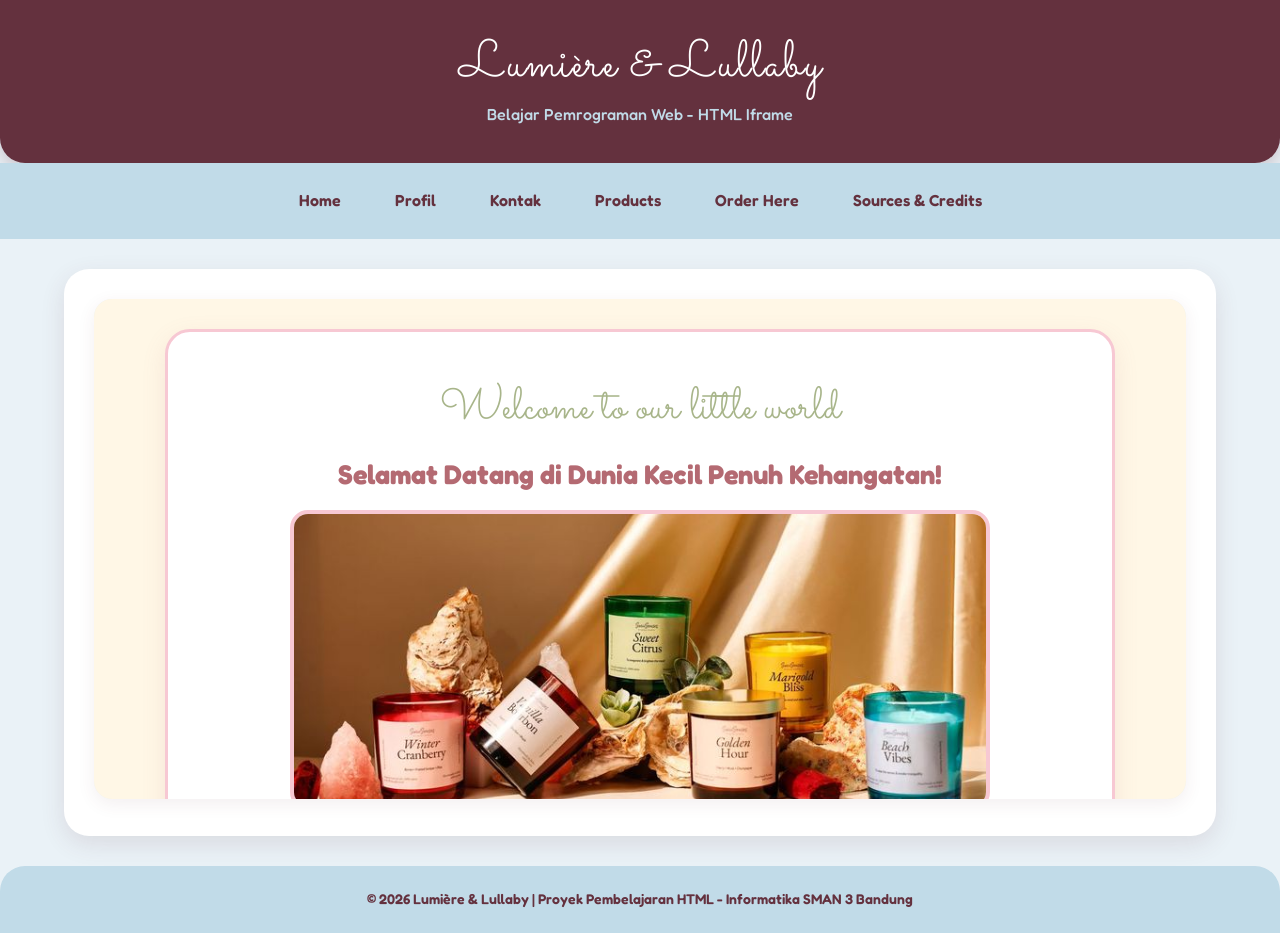
<file: index.html>
<!DOCTYPE html>
<html lang="id">
<head>
    <meta charset="UTF-8">
    <meta name="viewport" content="width=device-width, initial-scale=1.0">

    <title>.:: Lumière & Lullaby ::.</title>

    <!-- Menghubungkan CSS -->
    <link rel="stylesheet" href="style.css">
</head>

<body>

    <!-- HEADER -->
    <header>
        <h1>Lumière & Lullaby</h1>
        <p>Belajar Pemrograman Web - HTML Iframe</p>
    </header>

    <!-- MENU NAVIGASI -->
    <nav>
        <a href="home.html" target="konten">Home</a>
        <a href="profil.html" target="konten">Profil</a>
        <a href="kontak.html" target="konten">Kontak</a>
        <a href="products.html" target="konten">Products</a>
        <a href="order here.html" target="konten">Order Here</a>
        <a href="credit.html" target="konten">Sources & Credits</a>
    </nav>

    <!-- KONTEN -->
    <main>

        <iframe
            src="home.html"
            name="konten"
            title="Lumière & Lullaby Content"
            width="100%"
            height="700"
            style="border: none;">
        </iframe>

    </main>

    <!-- FOOTER -->
    <footer>
        <p>
            © 2026 Lumière & Lullaby |
            Proyek Pembelajaran HTML - Informatika SMAN 3 Bandung
        </p>
    </footer>

</body>
</html>
</file>
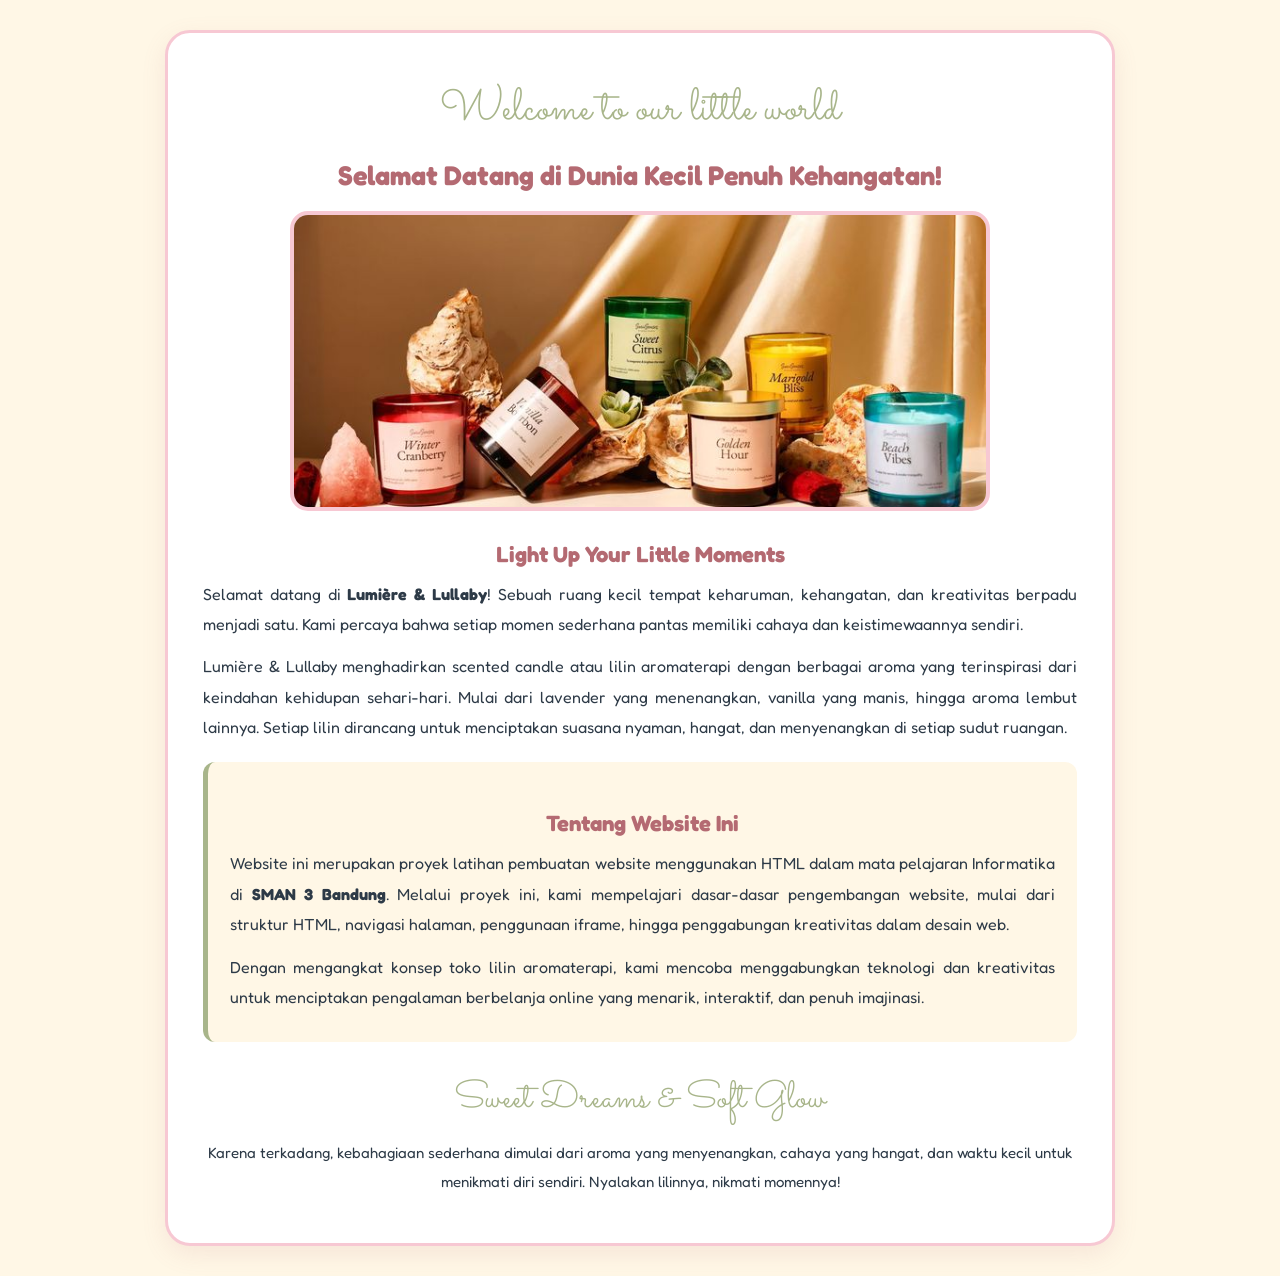
<file: home.html>
<!DOCTYPE html>
<html lang="id">
<head>
    <meta charset="UTF-8">
    <meta name="viewport" content="width=device-width, initial-scale=1.0">
    <title>Home - Lumière & Lullaby</title>

    <!-- Google Fonts -->
    <link href="https://fonts.googleapis.com/css2?family=Fredoka:wght@400;500;600&family=Sacramento&display=swap" rel="stylesheet">

    <style>
        * {
            box-sizing: border-box;
        }

        body {
            margin: 0;
            padding: 30px 18px;
            background: #FFF7E6;
            color: #2D3A47;
            font-family: 'Fredoka', sans-serif;
        }

        .home-container {
            max-width: 950px;
            margin: auto;
            padding: 35px;
            background: white;
            border: 3px solid #F7C8D3;
            border-radius: 25px;
            box-shadow: 0 8px 25px rgba(180, 106, 114, 0.12);
        }

        .greeting {
            font-family: 'Sacramento', cursive;
            font-size: 45px;
            color: #A8B58A;
            text-align: center;
            margin: 0;
        }

        h2 {
            color: #B46A72;
            text-align: center;
            font-size: 27px;
            margin: 5px 0 15px;
        }

        h3 {
            color: #B46A72;
            font-size: 22px;
            margin-top: 30px;
            margin-bottom: 10px;
            text-align: center;
        }

        .home-image {
            display: block;
            width: 100%;
            max-width: 700px;
            height: 300px;
            object-fit: cover;
            border-radius: 18px;
            border: 4px solid #F7C8D3;
            margin: 20px auto 25px;
        }

        p {
            font-size: 16px;
            line-height: 1.9;
            text-align: justify;
            margin: 12px 0;
        }

        .highlight {
            background: #FFF7E6;
            border-left: 5px solid #A8B58A;
            padding: 18px 22px;
            border-radius: 12px;
            margin-top: 20px;
        }

        .tagline {
            font-family: 'Sacramento', cursive;
            color: #A8B58A;
            text-align: center;
            font-size: 38px;
            margin-top: 30px;
        }

        .bottom-text {
            text-align: center;
            font-size: 15px;
            color: #2D3A47;
        }

        @media (max-width: 600px) {
            .home-container {
                padding: 22px 18px;
            }

            h2 {
                font-size: 22px;
            }

            .home-image {
                height: 220px;
            }

            p {
                font-size: 14px;
            }
        }
    </style>
</head>

<body>

    <div class="home-container">

        <p class="greeting">Welcome to our little world</p>

        <h2>Selamat Datang di Dunia Kecil Penuh Kehangatan!</h2>

        <img src="strawberry.png"
             alt="Lumière & Lullaby"
             class="home-image">

        <h3>Light Up Your Little Moments</h3>

        <p>
            Selamat datang di <b>Lumière & Lullaby</b>!
            Sebuah ruang kecil tempat keharuman, kehangatan,
            dan kreativitas berpadu menjadi satu.
            Kami percaya bahwa setiap momen sederhana
            pantas memiliki cahaya dan keistimewaannya sendiri.
        </p>

        <p>
            Lumière & Lullaby menghadirkan scented candle
            atau lilin aromaterapi dengan berbagai aroma
            yang terinspirasi dari keindahan kehidupan sehari-hari.
            Mulai dari lavender yang menenangkan,
            vanilla yang manis, hingga aroma lembut lainnya.
            Setiap lilin dirancang untuk menciptakan suasana
            nyaman, hangat, dan menyenangkan di setiap sudut ruangan.
        </p>

        <div class="highlight">

            <h3>Tentang Website Ini</h3>

            <p>
                Website ini merupakan proyek latihan pembuatan
                website menggunakan HTML dalam mata pelajaran
                Informatika di <b>SMAN 3 Bandung</b>.
                Melalui proyek ini, kami mempelajari dasar-dasar
                pengembangan website, mulai dari struktur HTML,
                navigasi halaman, penggunaan iframe,
                hingga penggabungan kreativitas dalam desain web.
            </p>

            <p>
                Dengan mengangkat konsep toko lilin aromaterapi,
                kami mencoba menggabungkan teknologi dan kreativitas
                untuk menciptakan pengalaman berbelanja online
                yang menarik, interaktif, dan penuh imajinasi.
            </p>

        </div>

        <div class="tagline">
            Sweet Dreams & Soft Glow
        </div>

        <p class="bottom-text">
            Karena terkadang, kebahagiaan sederhana dimulai
            dari aroma yang menyenangkan, cahaya yang hangat,
            dan waktu kecil untuk menikmati diri sendiri.
            Nyalakan lilinnya, nikmati momennya!
        </p>

    </div>

</body>
</html>
</file>
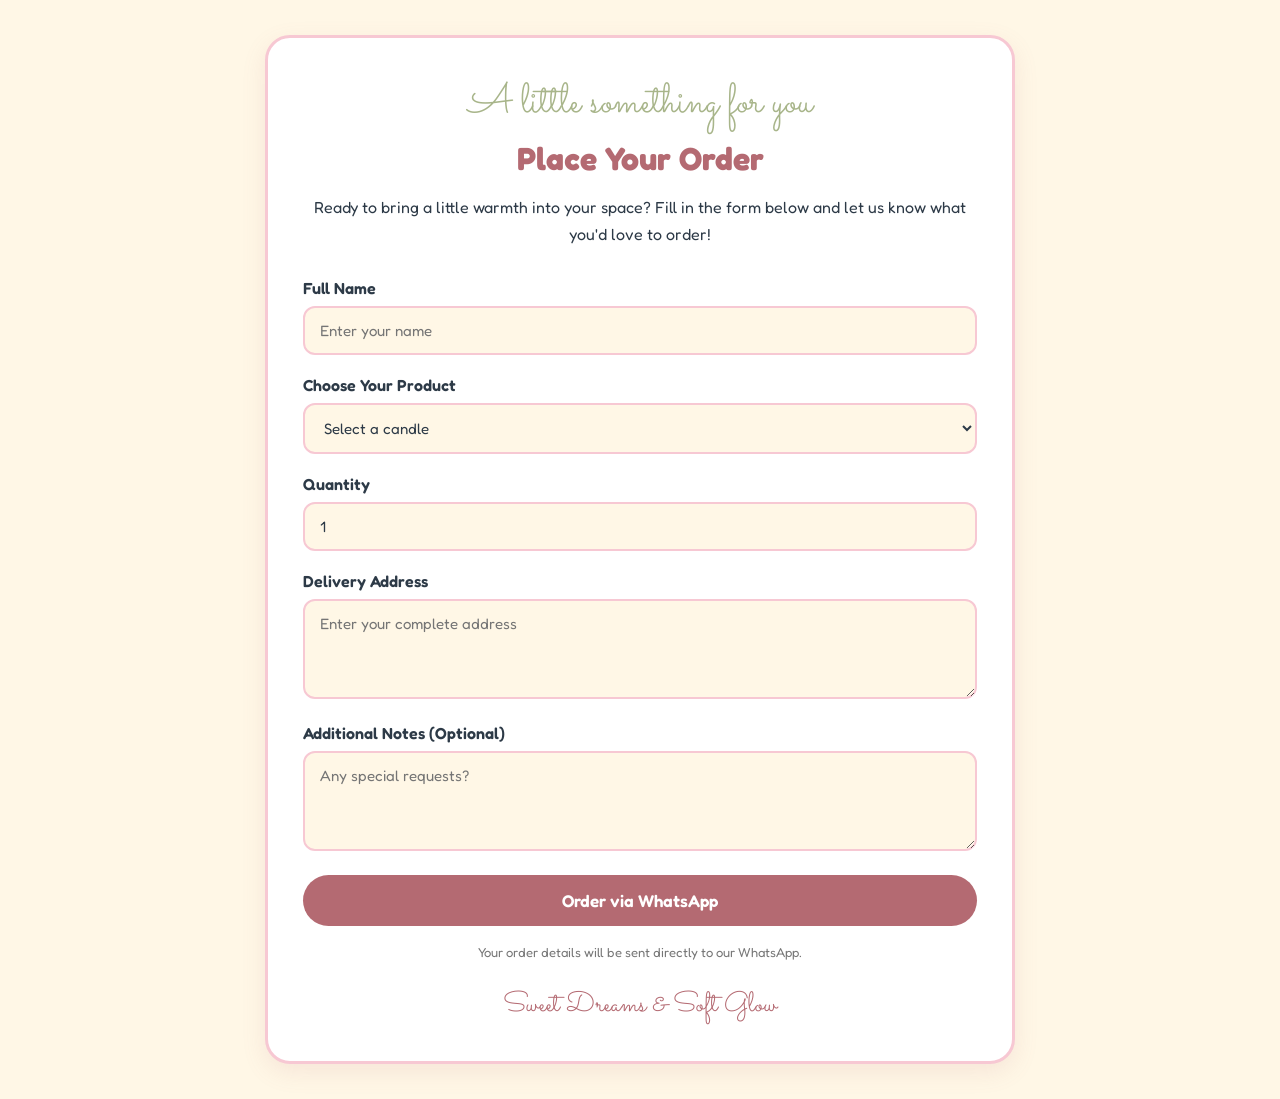
<file: order here.html>
<!DOCTYPE html>
<html lang="id">
<head>
    <meta charset="UTF-8">
    <meta name="viewport" content="width=device-width, initial-scale=1.0">
    <title>Order Here - Lumière & Lullaby</title>

    <link href="https://fonts.googleapis.com/css2?family=Fredoka:wght@400;500;600&family=Sacramento&display=swap" rel="stylesheet">

    <style>
        * {
            box-sizing: border-box;
        }

        body {
            margin: 0;
            padding: 35px 15px;
            background: #FFF7E6;
            color: #2D3A47;
            font-family: 'Fredoka', sans-serif;
        }

        .order-container {
            max-width: 750px;
            margin: auto;
            padding: 35px;
            background: white;
            border: 3px solid #F7C8D3;
            border-radius: 25px;
            box-shadow: 0 8px 25px rgba(180, 106, 114, 0.12);
        }

        .greeting {
            font-family: 'Sacramento', cursive;
            font-size: 42px;
            color: #A8B58A;
            text-align: center;
            margin: 0;
        }

        h1 {
            text-align: center;
            color: #B46A72;
            font-size: 32px;
            margin: 5px 0 10px;
        }

        .description {
            text-align: center;
            line-height: 1.7;
            margin-bottom: 30px;
        }

        .form-group {
            margin-bottom: 20px;
        }

        label {
            display: block;
            font-weight: 600;
            margin-bottom: 8px;
        }

        input, select, textarea {
            width: 100%;
            padding: 13px 15px;
            border: 2px solid #F7C8D3;
            border-radius: 12px;
            font-family: 'Fredoka', sans-serif;
            font-size: 15px;
            color: #2D3A47;
            background: #FFF7E6;
            outline: none;
        }

        input:focus, select:focus, textarea:focus {
            border-color: #B46A72;
        }

        textarea {
            resize: vertical;
            min-height: 100px;
        }

        .order-button {
            display: block;
            width: 100%;
            padding: 15px;
            border: none;
            border-radius: 30px;
            background: #B46A72;
            color: white;
            font-family: 'Fredoka', sans-serif;
            font-size: 17px;
            font-weight: 600;
            cursor: pointer;
            transition: 0.3s;
        }

        .order-button:hover {
            background: #2D3A47;
            transform: translateY(-2px);
        }

        .note {
            text-align: center;
            color: #777;
            font-size: 13px;
            margin-top: 18px;
        }

        .footer {
            text-align: center;
            margin-top: 25px;
            color: #B46A72;
            font-family: 'Sacramento', cursive;
            font-size: 28px;
        }

        @media (max-width: 600px) {
            .order-container {
                padding: 23px 18px;
            }

            h1 {
                font-size: 26px;
            }
        }
    </style>
</head>

<body>

    <div class="order-container">

        <p class="greeting">A little something for you</p>
        <h1>Place Your Order</h1>

        <p class="description">
            Ready to bring a little warmth into your space?
            Fill in the form below and let us know what you'd love to order!
        </p>

        <form id="orderForm">

            <div class="form-group">
                <label for="name">Full Name</label>
                <input type="text" id="name" placeholder="Enter your name" required>
            </div>

            <div class="form-group">
                <label for="product">Choose Your Product</label>
                <select id="product" required>
                    <option value="">Select a candle</option>
                    <option value="Lavender Dreams Scented Candle - Rp 85.000">Lavender Dreams - Rp 85.000</option>
                    <option value="Vanilla Cloud Scented Candle - Rp 85.000">Vanilla Cloud - Rp 85.000</option>
                    <option value="Warm Sandalwood Scented Candle - Rp 95.000">Warm Sandalwood - Rp 95.000</option>
                </select>
            </div>

            <div class="form-group">
                <label for="quantity">Quantity</label>
                <input type="number" id="quantity" min="1" value="1" required>
            </div>

            <div class="form-group">
                <label for="address">Delivery Address</label>
                <textarea id="address" placeholder="Enter your complete address" required></textarea>
            </div>

            <div class="form-group">
                <label for="notes">Additional Notes (Optional)</label>
                <textarea id="notes" placeholder="Any special requests?"></textarea>
            </div>

            <button type="submit" class="order-button">
                Order via WhatsApp
            </button>

        </form>

        <p class="note">
            Your order details will be sent directly to our WhatsApp.
        </p>

        <div class="footer">
            Sweet Dreams & Soft Glow
        </div>

    </div>

    <script>
        document.getElementById("orderForm").addEventListener("submit", function(event) {
            event.preventDefault();

            const name = document.getElementById("name").value;
            const product = document.getElementById("product").value;
            const quantity = document.getElementById("quantity").value;
            const address = document.getElementById("address").value;
            const notes = document.getElementById("notes").value || "-";

            const phoneNumber = "6285795477990";

            const message =
                "Hello Lumière & Lullaby! I would like to place an order.%0A%0A" +
                "*Order Details*%0A" +
                "Name: " + encodeURIComponent(name) + "%0A" +
                "Product: " + encodeURIComponent(product) + "%0A" +
                "Quantity: " + encodeURIComponent(quantity) + "%0A" +
                "Address: " + encodeURIComponent(address) + "%0A" +
                "Additional Notes: " + encodeURIComponent(notes);

            const whatsappURL = "https://wa.me/" + phoneNumber + "?text=" + message;

            window.open(whatsappURL, "_blank");
        });
    </script>

</body>
</html>
</file>
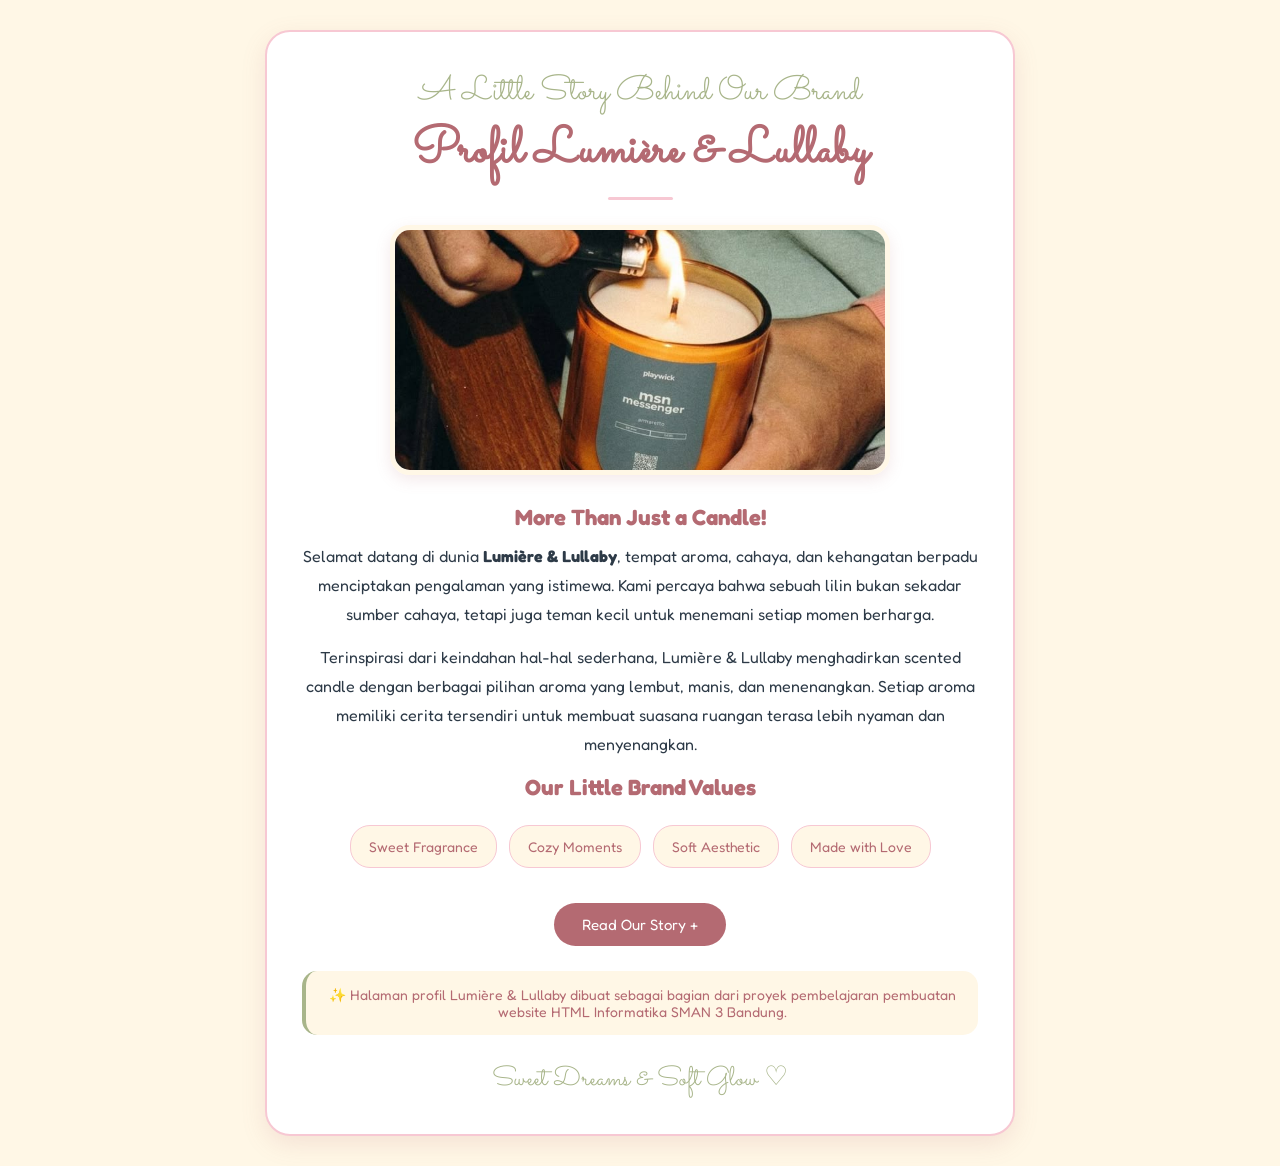
<file: profil.html>
<!DOCTYPE html>
<html lang="id">
<head>
    <meta charset="UTF-8">
    <meta name="viewport" content="width=device-width, initial-scale=1.0">
    <title>Profile - Lumière & Lullaby</title>

    <!-- FONT IMPORTS -->
    <link rel="preconnect" href="https://fonts.googleapis.com">
    <link rel="preconnect" href="https://fonts.gstatic.com" crossorigin>
    <link href="https://fonts.googleapis.com/css2?family=Fredoka:wght@400;500;600;700&family=Sacramento&display=swap" rel="stylesheet">

    <style>
        * {
            margin: 0;
            padding: 0;
            box-sizing: border-box;
        }

        body {
            font-family: 'Fredoka', sans-serif;
            background-color: #FFF7E6;
            color: #2D3A47;
            padding: 30px 20px;
            min-height: 100vh;
        }

        .profile-card {
            background-color: #FFFFFF;
            width: 100%;
            max-width: 750px;
            padding: 35px;
            margin: auto;
            border-radius: 25px;
            box-shadow: 0 8px 25px rgba(180, 106, 114, 0.15);
            text-align: center;
            border: 2px solid #F7C8D3;
            transition: 0.3s ease;
        }

        .profile-card:hover {
            box-shadow: 0 12px 30px rgba(180, 106, 114, 0.22);
        }

        .greeting-tag {
            font-family: 'Sacramento', cursive;
            font-size: 34px;
            color: #A8B58A;
            margin-bottom: 5px;
        }

        h1 {
            font-family: 'Sacramento', cursive;
            font-size: 50px;
            color: #B46A72;
            margin-bottom: 15px;
            line-height: 1.2;
        }

        .divider {
            width: 65px;
            height: 3px;
            background-color: #F7C8D3;
            margin: 0 auto 25px;
            border-radius: 2px;
        }

        /* FOTO */
        .profile-image {
            width: 100%;
            max-width: 500px;
            height: 250px;
            object-fit: cover;
            border-radius: 20px;
            border: 5px solid #FFF7E6;
            box-shadow: 0 5px 15px rgba(180, 106, 114, 0.15);
            margin-bottom: 25px;
            transition: 0.3s ease;
        }

        .profile-image:hover {
            transform: scale(1.02);
        }

        h2 {
            font-size: 22px;
            color: #B46A72;
            margin-bottom: 12px;
        }

        p {
            font-size: 16px;
            line-height: 1.8;
            color: #2D3A47;
            margin-bottom: 15px;
            font-weight: 400;
        }

        /* BRAND VALUES */
        .values {
            display: flex;
            justify-content: center;
            flex-wrap: wrap;
            gap: 12px;
            margin: 25px 0;
        }

        .value-item {
            background-color: #FFF7E6;
            color: #B46A72;
            padding: 12px 18px;
            border-radius: 20px;
            font-size: 14px;
            border: 1px solid #F7C8D3;
            transition: 0.3s;
        }

        .value-item:hover {
            background-color: #F7C8D3;
            transform: translateY(-3px);
        }

        /* INTERACTIVE BUTTON */
        .read-button {
            background-color: #B46A72;
            color: white;
            border: none;
            padding: 12px 28px;
            border-radius: 25px;
            font-family: 'Fredoka', sans-serif;
            font-size: 15px;
            cursor: pointer;
            transition: 0.3s;
            margin-top: 10px;
        }

        .read-button:hover {
            background-color: #A8B58A;
            transform: translateY(-3px);
        }

        /* EXTRA STORY */
        #more-story {
            display: none;
            background-color: #FFF7E6;
            border-left: 4px solid #B46A72;
            border-radius: 15px;
            padding: 20px;
            margin-top: 20px;
            text-align: left;
            animation: appear 0.4s ease;
        }

        #more-story p {
            margin-bottom: 8px;
        }

        @keyframes appear {
            from {
                opacity: 0;
                transform: translateY(10px);
            }
            to {
                opacity: 1;
                transform: translateY(0);
            }
        }

        .highlight {
            background-color: #FFF7E6;
            padding: 15px;
            border-radius: 15px;
            border-left: 4px solid #A8B58A;
            font-size: 14px;
            color: #B46A72;
            margin-top: 25px;
        }

        .footer-note {
            font-family: 'Sacramento', cursive;
            font-size: 27px;
            color: #A8B58A;
            margin-top: 25px;
        }

        /* RESPONSIVE */
        @media (max-width: 480px) {
            .profile-card {
                padding: 25px 18px;
            }

            h1 {
                font-size: 39px;
            }

            .greeting-tag {
                font-size: 28px;
            }

            p {
                font-size: 14px;
            }

            .profile-image {
                height: 190px;
            }
        }
    </style>
</head>

<body>

    <div class="profile-card">

        <div class="greeting-tag">
            A Little Story Behind Our Brand
        </div>

        <h1>Profil Lumière & Lullaby</h1>

        <div class="divider"></div>

        <!-- BRAND IMAGE -->
        <img src="perkenalan.png"
             class="profile-image"
             alt="Scented Candle Lumière & Lullaby">

        <h2>More Than Just a Candle!</h2>

        <p>
            Selamat datang di dunia <b>Lumière & Lullaby</b>,
            tempat aroma, cahaya, dan kehangatan berpadu
            menciptakan pengalaman yang istimewa.
            Kami percaya bahwa sebuah lilin bukan sekadar
            sumber cahaya, tetapi juga teman kecil untuk
            menemani setiap momen berharga.
        </p>

        <p>
            Terinspirasi dari keindahan hal-hal sederhana,
            Lumière & Lullaby menghadirkan scented candle
            dengan berbagai pilihan aroma yang lembut,
            manis, dan menenangkan. Setiap aroma memiliki
            cerita tersendiri untuk membuat suasana ruangan
            terasa lebih nyaman dan menyenangkan.
        </p>

        <h2>Our Little Brand Values</h2>

        <div class="values">
            <div class="value-item">Sweet Fragrance</div>
            <div class="value-item">Cozy Moments</div>
            <div class="value-item">Soft Aesthetic</div>
            <div class="value-item">Made with Love</div>
        </div>

        <!-- INTERACTIVE BUTTON -->
        <button class="read-button" onclick="toggleStory()">
            Read Our Story +
        </button>

        <!-- EXTRA INFORMATION -->
        <div id="more-story">

            <h2>A Little More About Us</h2>

            <p>
                Nama Lumière berasal dari bahasa Prancis
                yang berarti cahaya, sedangkan Lullaby
                menggambarkan sebuah lagu pengantar tidur
                yang lembut dan menenangkan.
            </p>

            <p>
                Melalui perpaduan keduanya, kami ingin
                menghadirkan produk yang tidak hanya
                mempercantik ruangan, tetapi juga menciptakan
                suasana damai untuk beristirahat,
                bersantai, dan menikmati waktu untuk diri sendiri.
            </p>

            <p>
                Karena bagi kami, setiap orang berhak
                memiliki little moment of happiness!
            </p>

        </div>

        <div class="highlight">
            ✨ Halaman profil Lumière & Lullaby dibuat
            sebagai bagian dari proyek pembelajaran
            pembuatan website HTML Informatika SMAN 3 Bandung.
        </div>

        <div class="footer-note">
            Sweet Dreams & Soft Glow ♡
        </div>

    </div>

    <!-- JAVASCRIPT -->
    <script>
        function toggleStory() {
            var story = document.getElementById("more-story");
            var button = document.querySelector(".read-button");

            if (story.style.display === "block") {
                story.style.display = "none";
                button.innerHTML = "Read Our Story +";
            } else {
                story.style.display = "block";
                button.innerHTML = "Show Less −";
            }
        }
    </script>

</body>
</html>
</file>
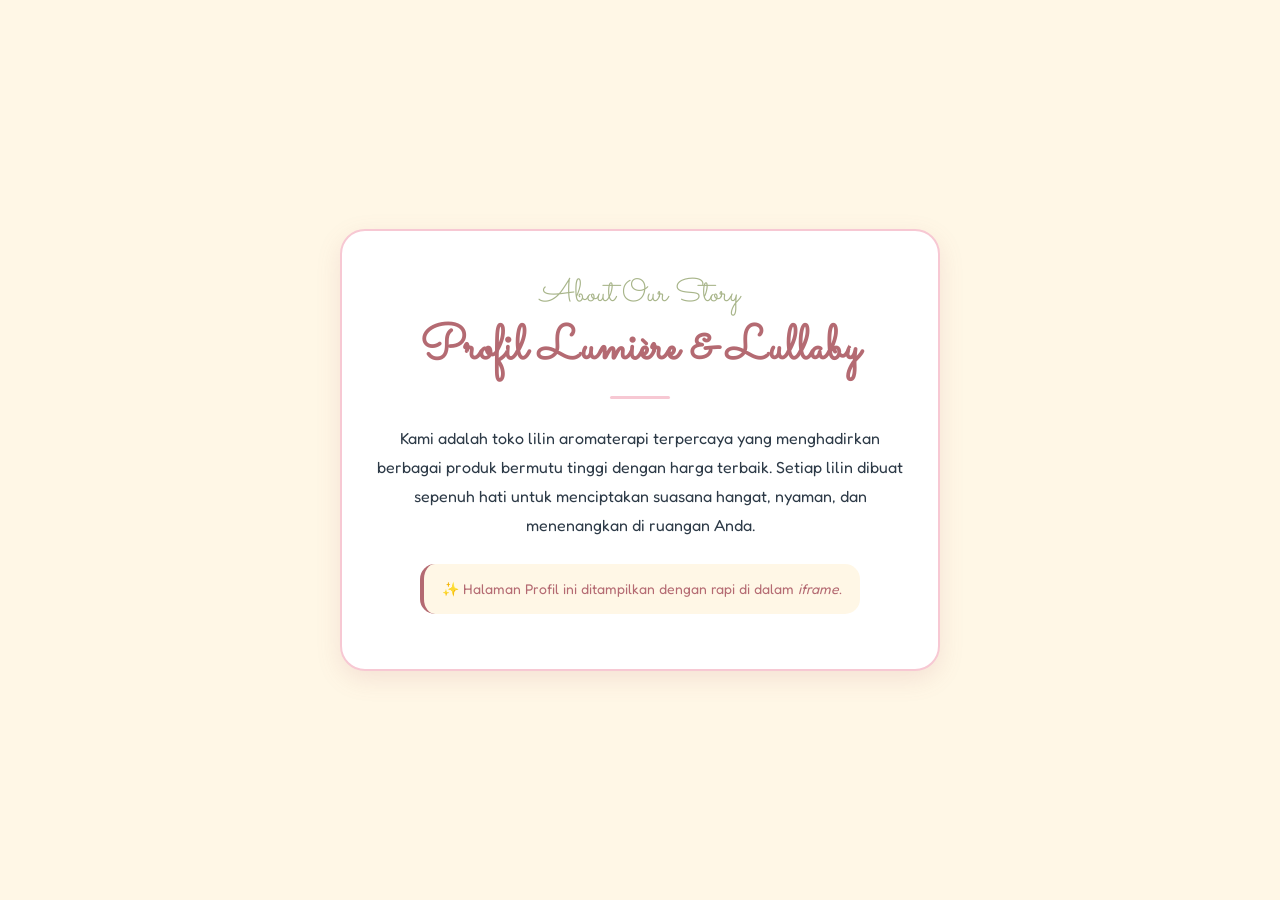
<file: profile.html>
<!DOCTYPE html>
<html lang="id">
<head>
    <meta charset="UTF-8">
    <meta name="viewport" content="width=device-width, initial-scale=1.0">
    <title>Profile - Lumière & Lullaby</title>

    <!-- FONT IMPORTS -->
    <link rel="preconnect" href="https://fonts.googleapis.com">
    <link rel="preconnect" href="https://fonts.gstatic.com" crossorigin>
    <link href="https://fonts.googleapis.com/css2?family=Fredoka:wght@400;500;600;700&family=Sacramento&display=swap" rel="stylesheet">

    <style>
        * {
            margin: 0;
            padding: 0;
            box-sizing: border-box;
        }

        body {
            font-family: 'Fredoka', sans-serif;
            background-color: #FFF7E6; /* Vanilla Cream */
            color: #2D3A47; /* Midnight Lagoon */
            padding: 30px 20px;
            display: flex;
            justify-content: center;
            align-items: center;
            min-height: 100vh;
        }

        .profile-card {
            background-color: #FFFFFF;
            width: 100%;
            max-width: 600px;
            padding: 40px 30px;
            border-radius: 25px;
            box-shadow: 0 8px 25px rgba(180, 106, 114, 0.15);
            text-align: center;
            border: 2px solid #F7C8D3; /* Blush Petal */
        }

        /* Label Sambung Manis */
        .greeting-tag {
            font-family: 'Sacramento', cursive;
            font-size: 32px;
            color: #A8B58A; /* Sage Leaf */
            margin-bottom: 5px;
        }

        /* Judul Profil */
        h1 {
            font-family: 'Sacramento', cursive;
            font-size: 48px;
            color: #B46A72; /* Rosewood */
            margin-bottom: 20px;
            line-height: 1.1;
        }

        .divider {
            width: 60px;
            height: 3px;
            background-color: #F7C8D3; /* Blush Petal */
            margin: 0 auto 25px auto;
            border-radius: 2px;
        }

        /* Paragraf Deskripsi */
        p {
            font-size: 16px;
            line-height: 1.8;
            color: #2D3A47; /* Midnight Lagoon */
            margin-bottom: 15px;
            font-weight: 400;
        }

        p.highlight {
            background-color: #FFF7E6; /* Vanilla Cream */
            padding: 12px 18px;
            border-radius: 15px;
            border-left: 4px solid #B46A72; /* Rosewood */
            font-size: 14px;
            color: #B46A72;
            display: inline-block;
            margin-top: 10px;
        }

        /* Responsive untuk Iframe / Mobile */
        @media (max-width: 480px) {
            .profile-card {
                padding: 25px 18px;
            }

            h1 {
                font-size: 38px;
            }

            .greeting-tag {
                font-size: 26px;
            }

            p {
                font-size: 14px;
            }
        }
    </style>
</head>
<body>

    <div class="profile-card">
        <div class="greeting-tag">About Our Story</div>
        
        <h1>Profil Lumière &amp; Lullaby</h1>
        
        <div class="divider"></div>

        <p>
            Kami adalah toko lilin aromaterapi terpercaya yang menghadirkan berbagai produk bermutu tinggi dengan harga terbaik. Setiap lilin dibuat sepenuh hati untuk menciptakan suasana hangat, nyaman, dan menenangkan di ruangan Anda.
        </p>

        <p class="highlight">
            ✨ Halaman Profil ini ditampilkan dengan rapi di dalam <i>iframe</i>.
        </p>
    </div>

</body>
</html>
</file>
<file: style.css>
/* =========================
   FONT IMPORTS
   ========================= */
@import url('https://fonts.googleapis.com/css2?family=Fredoka:wght@400;500;600;700&family=Sacramento&display=swap');


/* =========================
   RESET
   ========================= */

* {
    margin: 0;
    padding: 0;
    box-sizing: border-box;
}


/* =========================
   COLOR PALETTE (NEW BLUE X BURGUNDY)
   ========================= */

:root {
    --burgundy: #64313E;
    --burgundy-dark: #4a232e;
    --pastel-blue: #C1DBE8;
    --bg-light: #eaf2f7;
    --white: #FFFFFF;
    --text-dark: #2c161d;
}


/* =========================
   BODY
   ========================= */

body {
    font-family: 'Fredoka', cursive, sans-serif;
    background-color: var(--bg-light);
    color: var(--burgundy);
    line-height: 1.6;
}


/* =========================
   HEADER
   ========================= */

header {
    background-color: var(--burgundy);
    color: var(--white);
    text-align: center;
    padding: 35px 20px;

    border-bottom-left-radius: 25px;
    border-bottom-right-radius: 25px;

    box-shadow: 0 6px 18px rgba(100, 49, 62, 0.25);
}

/* Judul Sambung Lucu */
header h1 {
    margin-bottom: 5px;

    font-family: 'Sacramento', cursive;
    font-size: 52px;
    font-weight: 400;
    letter-spacing: 1px;
    line-height: 1.2;

    color: var(--white);
}

header p {
    font-family: 'Fredoka', sans-serif;
    font-size: 16px;
    font-weight: 500;

    color: var(--pastel-blue);
}


/* =========================
   NAVIGASI
   ========================= */

nav {
    background-color: var(--pastel-blue);
    text-align: center;
    padding: 12px;
}

nav a {
    display: inline-block;

    color: var(--burgundy);
    background-color: transparent;

    text-decoration: none;

    padding: 10px 22px;
    margin: 3px;

    border-radius: 30px;

    font-family: 'Fredoka', sans-serif;
    font-weight: 600;

    transition: all 0.3s ease;
}

nav a:hover {
    background-color: var(--white);
    color: var(--burgundy);

    transform: translateY(-2px);
}


/* =========================
   AREA KONTEN (MAIN)
   ========================= */

main {
    width: 90%;
    max-width: 1200px;

    margin: 30px auto;

    background-color: var(--white);

    padding: 30px;

    border-radius: 25px;

    box-shadow: 0 8px 25px rgba(100, 49, 62, 0.12);
}

/* Kombinasi Font Sambung pada Sub-Judul Main */
main h2 {
    text-align: center;

    margin-bottom: 20px;

    font-family: 'Sacramento', cursive;
    font-size: 42px;
    font-weight: 400;
    line-height: 1.3;

    color: var(--burgundy);
}


/* =========================
   TEKS MAIN
   ========================= */

main h1,
main h3,
main h4,
main h5,
main h6 {
    font-family: 'Sacramento', cursive;
    color: var(--burgundy);
    margin-bottom: 15px;
}

main p,
main span,
main label,
main li {
    font-family: 'Fredoka', sans-serif;
    color: var(--text-dark);
}


/* =========================
   LINK DI MAIN
   ========================= */

main a {
    color: var(--burgundy);
    font-weight: 600;
    text-decoration: none;
}

main a:hover {
    color: var(--burgundy-dark);
    text-decoration: underline;
}


/* =========================
   IFRAME
   ========================= */

iframe {
    width: 100%;
    height: 500px;

    border: 3px solid var(--pastel-blue);

    border-radius: 18px;

    background-color: var(--bg-light);

    box-shadow: 0 5px 18px rgba(100, 49, 62, 0.08);
}


/* =========================
   FOOTER
   ========================= */

footer {
    background-color: var(--pastel-blue);

    color: var(--burgundy);

    text-align: center;

    padding: 22px;
    margin-top: 30px;

    border-top-left-radius: 25px;
    border-top-right-radius: 25px;
}

footer p {
    margin: 0;

    font-family: 'Fredoka', sans-serif;

    font-size: 14px;
    font-weight: 600;

    color: var(--burgundy);
}


/* =========================
   TOMBOL
   ========================= */

button {
    background-color: var(--burgundy);

    color: var(--white);

    border: none;

    padding: 12px 25px;

    border-radius: 25px;

    font-family: 'Fredoka', sans-serif;
    font-weight: 600;

    cursor: pointer;

    transition: 0.3s ease;
}

button:hover {
    background-color: var(--pastel-blue);

    color: var(--burgundy);
}


/* =========================
   RESPONSIVE
   ========================= */

@media screen and (max-width: 600px) {

    header {
        padding: 28px 15px;
    }

    header h1 {
        font-size: 38px;
    }

    header p {
        font-size: 14px;
    }

    nav {
        padding: 10px;
    }

    nav a {
        display: block;
        margin: 6px 20px;
    }

    main {
        width: 95%;
        padding: 20px;
        border-radius: 20px;
    }

    main h2 {
        font-size: 32px;
    }

    iframe {
        height: 400px;
    }

    footer {
        padding: 18px;
    }
}
</file>
